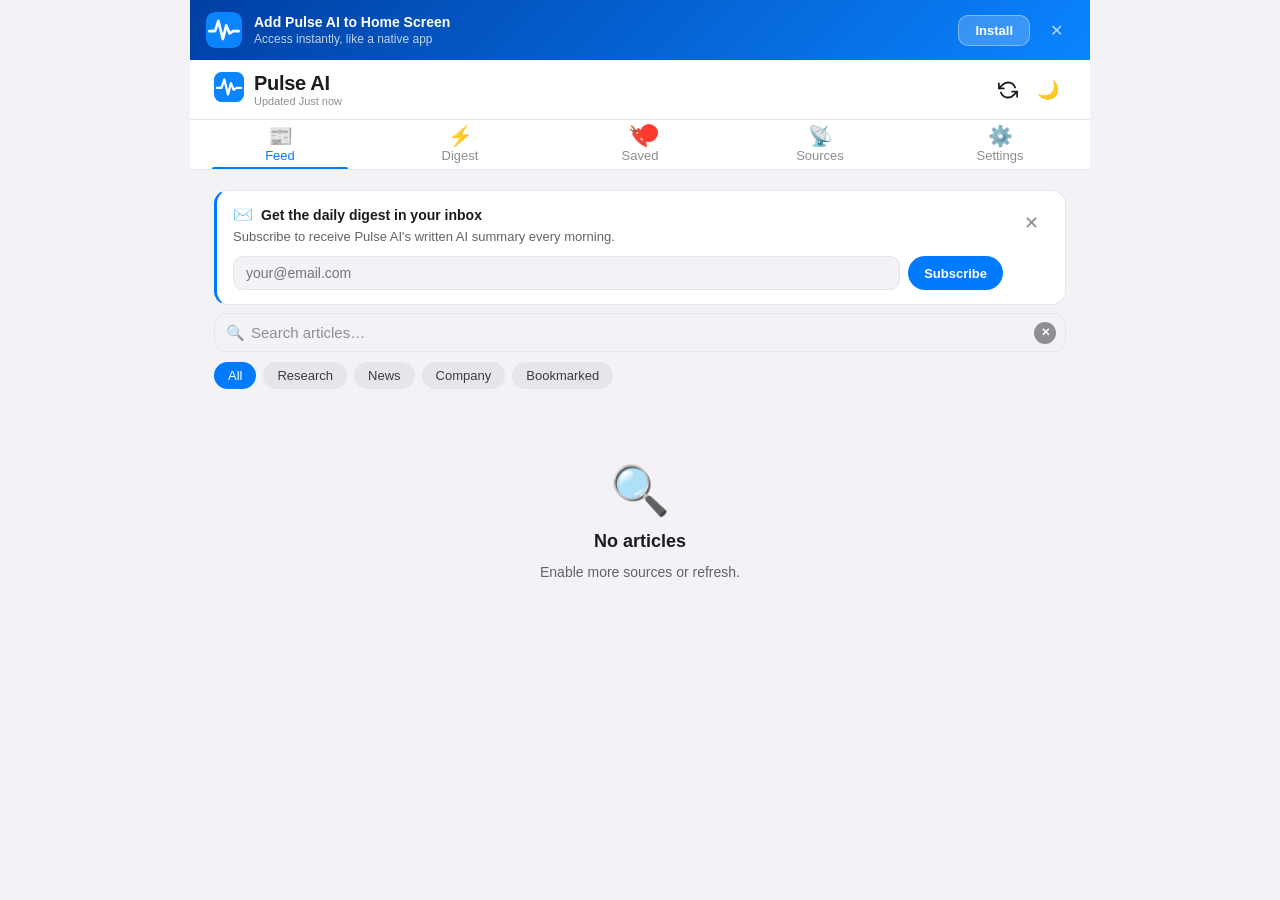
<file: index.html>
<!DOCTYPE html>
<html lang="en" data-theme="light">
<head>
  <meta charset="UTF-8">
  <meta name="viewport" content="width=device-width, initial-scale=1.0">

  <!-- Primary meta -->
  <title>Pulse AI — Daily AI News Digest</title>
  <meta name="description" content="Stay ahead of artificial intelligence with Pulse AI's daily digest. OpenAI, Anthropic, Google DeepMind, ArXiv and 10+ top sources — curated and summarised every day.">
  <meta name="application-name" content="Pulse AI">
  <meta name="theme-color" content="#0a84ff">

  <!-- PWA -->
  <link rel="manifest" href="manifest.json">
  <link rel="apple-touch-icon" href="icons/icon.svg">
  <meta name="apple-mobile-web-app-capable" content="yes">
  <meta name="apple-mobile-web-app-status-bar-style" content="black-translucent">
  <meta name="apple-mobile-web-app-title" content="Pulse AI">
  <meta name="mobile-web-app-capable" content="yes">

  <!-- Open Graph -->
  <meta property="og:type" content="website">
  <meta property="og:title" content="Pulse AI — Daily AI News Digest">
  <meta property="og:description" content="Stay ahead of artificial intelligence with Pulse AI's daily digest. OpenAI, Anthropic, Google DeepMind, ArXiv and 10+ top sources — curated and summarised every day.">
  <meta property="og:image" content="og-image.svg">
  <meta property="og:image:width" content="1200">
  <meta property="og:image:height" content="630">
  <meta property="og:site_name" content="Pulse AI">

  <!-- Twitter Card -->
  <meta name="twitter:card" content="summary_large_image">
  <meta name="twitter:title" content="Pulse AI — Daily AI News Digest">
  <meta name="twitter:description" content="Stay ahead of artificial intelligence with Pulse AI's daily digest. OpenAI, Anthropic, Google DeepMind, ArXiv and 10+ top sources.">
  <meta name="twitter:image" content="og-image.svg">

  <!-- Favicon -->
  <link rel="icon" href="data:image/svg+xml,<svg xmlns='http://www.w3.org/2000/svg' viewBox='0 0 100 100'><rect width='100' height='100' rx='22' fill='%230a84ff'/><polyline points='12,55 26,55 35,26 46,76 56,40 65,61 74,55 88,55' stroke='white' stroke-width='7' stroke-linecap='round' stroke-linejoin='round' fill='none'/></svg>">

  <link rel="stylesheet" href="style.css">
</head>
<body>
  <div class="app">

    <!-- A2HS Install Banner -->
    <div id="installBanner" class="install-banner" hidden>
      <div class="install-banner-left">
        <svg xmlns="http://www.w3.org/2000/svg" viewBox="0 0 32 32" width="36" height="36" class="install-banner-icon">
          <rect width="32" height="32" rx="8" fill="#0a84ff"/>
          <polyline points="3,17 8,17 11,8 15,24 18,12 21,19 24,17 29,17" stroke="white" stroke-width="2.4" stroke-linecap="round" stroke-linejoin="round" fill="none"/>
        </svg>
        <div class="install-banner-text">
          <strong>Add Pulse AI to Home Screen</strong>
          <span>Access instantly, like a native app</span>
        </div>
      </div>
      <div class="install-banner-right">
        <button id="installBtn" class="btn-install">Install</button>
        <button id="dismissInstallBtn" class="btn-icon install-dismiss" aria-label="Dismiss">✕</button>
      </div>
    </div>

    <!-- Header -->
    <header class="app-header">
      <div class="header-left">
        <span class="app-logo">
          <svg xmlns="http://www.w3.org/2000/svg" viewBox="0 0 32 32" width="30" height="30">
            <rect width="32" height="32" rx="8" fill="#0a84ff"/>
            <polyline points="3,17 8,17 11,8 15,24 18,12 21,19 24,17 29,17" stroke="white" stroke-width="2.4" stroke-linecap="round" stroke-linejoin="round" fill="none"/>
          </svg>
        </span>
        <div class="app-title-group">
          <h1 class="app-title">Pulse AI</h1>
          <span id="lastRefreshed" class="last-refreshed"></span>
        </div>
      </div>
      <div class="header-right">
        <button id="refreshBtn" class="btn-icon" title="Refresh feeds">
          <svg id="refreshIcon" xmlns="http://www.w3.org/2000/svg" viewBox="0 0 24 24" width="20" height="20" fill="none" stroke="currentColor" stroke-width="2.2" stroke-linecap="round" stroke-linejoin="round">
            <polyline points="1 4 1 10 7 10"/>
            <polyline points="23 20 23 14 17 14"/>
            <path d="M20.49 9A9 9 0 0 0 5.64 5.64L1 10m22 4-4.64 4.36A9 9 0 0 1 3.51 15"/>
          </svg>
        </button>
        <button id="themeToggle" class="btn-icon" title="Toggle theme">
          <span id="themeIcon">🌙</span>
        </button>
      </div>
    </header>

    <!-- Tab Navigation -->
    <nav class="tab-nav" role="tablist">
      <button class="tab-btn active" data-tab="feed" role="tab" aria-selected="true">
        <span class="tab-icon">📰</span>
        <span class="tab-label">Feed</span>
      </button>
      <button class="tab-btn" data-tab="report" role="tab" aria-selected="false">
        <span class="tab-icon">⚡</span>
        <span class="tab-label">Digest</span>
      </button>
      <button class="tab-btn" data-tab="bookmarks" role="tab" aria-selected="false">
        <span class="tab-icon">🔖</span>
        <span class="tab-label">Saved</span>
        <span id="bookmarkBadge" class="badge" hidden></span>
      </button>
      <button class="tab-btn" data-tab="sources" role="tab" aria-selected="false">
        <span class="tab-icon">📡</span>
        <span class="tab-label">Sources</span>
      </button>
      <button class="tab-btn" data-tab="settings" role="tab" aria-selected="false">
        <span class="tab-icon">⚙️</span>
        <span class="tab-label">Settings</span>
      </button>
    </nav>

    <!-- Main Content -->
    <main class="app-main">

      <!-- ── Feed Tab ── -->
      <section id="tab-feed" class="tab-panel active" role="tabpanel">
        <div id="noNewBanner" class="no-new-banner" hidden>
          <span>✓ All caught up — no new articles since last refresh</span>
        </div>

        <!-- Newsletter subscribe card -->
        <div id="newsletterCard" class="newsletter-card" hidden>
          <div class="newsletter-card-body">
            <div class="newsletter-card-title">
              <span>✉️</span>
              <strong>Get the daily digest in your inbox</strong>
            </div>
            <p class="newsletter-card-desc">Subscribe to receive Pulse AI's written AI summary every morning.</p>
            <div class="newsletter-form">
              <input type="email" id="newsletterEmail" class="newsletter-input" placeholder="your@email.com" autocomplete="email">
              <button id="newsletterSubscribeBtn" class="btn-primary newsletter-btn">Subscribe</button>
            </div>
          </div>
          <button id="dismissNewsletterBtn" class="btn-icon newsletter-dismiss" aria-label="Dismiss">✕</button>
        </div>

        <div class="feed-controls">
          <div class="search-wrapper">
            <span class="search-icon">🔍</span>
            <input
              type="search"
              id="searchInput"
              class="search-input"
              placeholder="Search articles…"
              autocomplete="off"
            >
            <button id="clearSearch" class="clear-btn" hidden aria-label="Clear search">✕</button>
          </div>
          <div class="filter-pills" role="group" aria-label="Filter articles">
            <button class="pill active" data-filter="all">All</button>
            <button class="pill" data-filter="research">Research</button>
            <button class="pill" data-filter="news">News</button>
            <button class="pill" data-filter="company">Company</button>
            <button class="pill" data-filter="bookmarked">Bookmarked</button>
          </div>
        </div>
        <div id="feedStats" class="feed-stats" hidden></div>
        <div id="articleList" class="article-list">
          <div class="loading-state">
            <div class="spinner"></div>
            <p>Loading AI news…</p>
          </div>
        </div>
      </section>

      <!-- ── Daily Digest Tab ── -->
      <section id="tab-report" class="tab-panel" role="tabpanel" hidden>
        <div class="report-top">
          <div class="report-title-row">
            <h2>Daily Digest</h2>
            <div class="report-title-actions">
              <button id="shareDigestBtn" class="btn-secondary" hidden title="Share digest">
                <svg xmlns="http://www.w3.org/2000/svg" viewBox="0 0 24 24" width="14" height="14" fill="none" stroke="currentColor" stroke-width="2.2" stroke-linecap="round" stroke-linejoin="round" style="display:inline;vertical-align:middle;margin-right:4px">
                  <path d="M4 12v8a2 2 0 0 0 2 2h12a2 2 0 0 0 2-2v-8"/>
                  <polyline points="16 6 12 2 8 6"/>
                  <line x1="12" y1="2" x2="12" y2="15"/>
                </svg>Share
              </button>
              <button id="exportReportBtn" class="btn-secondary" hidden>Export ↓</button>
            </div>
          </div>
          <div class="report-meta-bar">
            <span id="reportRefreshTime" class="report-refresh-time"></span>
            <button id="generateReportBtn" class="btn-primary">Refresh</button>
          </div>
        </div>
        <div id="reportContent" class="report-content">
          <div class="empty-state">
            <span class="empty-icon">⚡</span>
            <h3>No digest yet</h3>
            <p>Switch here after loading the feed to see today's written AI summary.</p>
          </div>
        </div>
      </section>

      <!-- ── Bookmarks Tab ── -->
      <section id="tab-bookmarks" class="tab-panel" role="tabpanel" hidden>
        <div class="section-header">
          <h2>Saved Articles</h2>
          <button id="clearBookmarksBtn" class="btn-text danger" hidden>Clear All</button>
        </div>
        <div id="bookmarkList" class="article-list">
          <div class="empty-state">
            <span class="empty-icon">🔖</span>
            <h3>No saved articles</h3>
            <p>Tap the bookmark icon on any article to save it here.</p>
          </div>
        </div>
      </section>

      <!-- ── Sources Tab ── -->
      <section id="tab-sources" class="tab-panel" role="tabpanel" hidden>
        <div class="section-header">
          <div class="sources-stats">
            <strong id="sourcesActiveCount">0</strong>/<span id="sourcesTotalCount">0</span> active
          </div>
          <input
            type="search"
            id="sourcesSearch"
            class="search-input compact"
            placeholder="Filter sources…"
          >
        </div>
        <div id="sourcesList" class="sources-list"></div>
      </section>

      <!-- ── Settings Tab ── -->
      <section id="tab-settings" class="tab-panel" role="tabpanel" hidden>
        <div id="settingsContainer" class="settings-container"></div>
      </section>

    </main>
  </div>

  <!-- ── Article Detail Modal ── -->
  <div id="articleModal" class="modal" hidden aria-modal="true" role="dialog" aria-labelledby="modalTitle">
    <div class="modal-backdrop" id="modalBackdrop"></div>
    <div class="modal-sheet">
      <div class="modal-handle"></div>
      <div class="modal-header">
        <div id="modalSourceBadge" class="modal-source-badge"></div>
        <div class="modal-actions">
          <button id="modalBookmarkBtn" class="btn-icon" title="Bookmark">🔖</button>
          <button id="modalShareBtn" class="btn-icon" title="Share">
            <svg xmlns="http://www.w3.org/2000/svg" viewBox="0 0 24 24" width="18" height="18" fill="none" stroke="currentColor" stroke-width="2.2" stroke-linecap="round" stroke-linejoin="round">
              <path d="M4 12v8a2 2 0 0 0 2 2h12a2 2 0 0 0 2-2v-8"/>
              <polyline points="16 6 12 2 8 6"/>
              <line x1="12" y1="2" x2="12" y2="15"/>
            </svg>
          </button>
          <button id="closeModalBtn" class="btn-icon close-btn" aria-label="Close">✕</button>
        </div>
      </div>
      <div id="modalBody" class="modal-body"></div>
      <div class="modal-footer">
        <a id="readFullArticleBtn" href="#" target="_blank" rel="noopener noreferrer" class="btn-primary full-width">
          Read Full Article ↗
        </a>
      </div>
    </div>
  </div>

  <script src="sources.js"></script>
  <script src="app.js"></script>
</body>
</html>
</file>
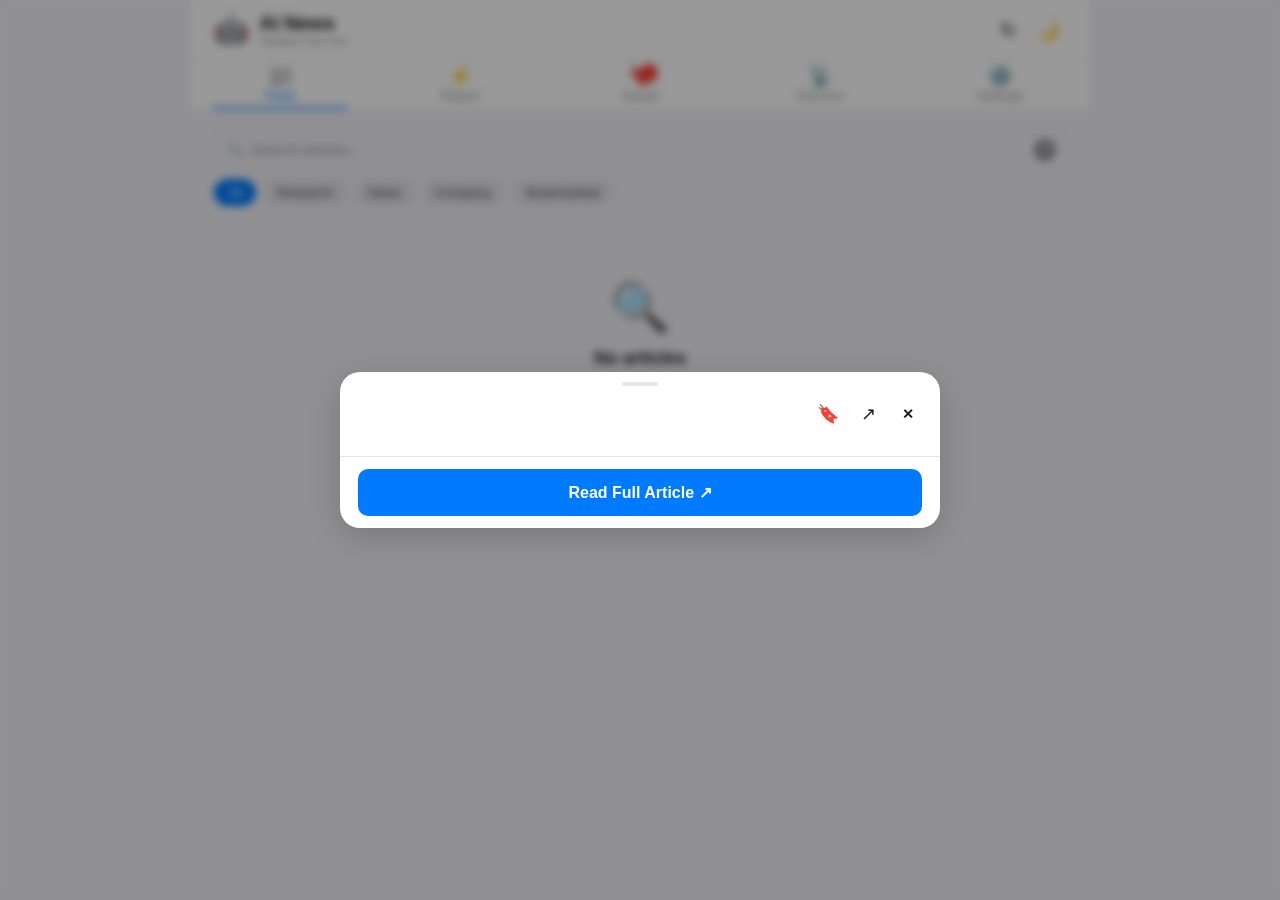
<file: website/index.html>
<!DOCTYPE html>
<html lang="en" data-theme="light">
<head>
  <meta charset="UTF-8">
  <meta name="viewport" content="width=device-width, initial-scale=1.0">
  <meta name="description" content="AI News Aggregator — Stay current with the latest in artificial intelligence from 13+ sources including OpenAI, Anthropic, Google DeepMind, ArXiv, and more.">
  <title>AI News Aggregator</title>
  <link rel="icon" href="data:image/svg+xml,<svg xmlns='http://www.w3.org/2000/svg' viewBox='0 0 100 100'><text y='.9em' font-size='90'>🤖</text></svg>">
  <link rel="stylesheet" href="style.css">
</head>
<body>
  <div class="app">

    <!-- Header -->
    <header class="app-header">
      <div class="header-left">
        <span class="app-logo">🤖</span>
        <div class="app-title-group">
          <h1 class="app-title">AI News</h1>
          <span id="lastRefreshed" class="last-refreshed"></span>
        </div>
      </div>
      <div class="header-right">
        <button id="refreshBtn" class="btn-icon" title="Refresh feeds">
          <span id="refreshIcon" class="icon-refresh">↻</span>
        </button>
        <button id="themeToggle" class="btn-icon" title="Toggle theme">
          <span id="themeIcon">🌙</span>
        </button>
      </div>
    </header>

    <!-- Tab Navigation -->
    <nav class="tab-nav" role="tablist">
      <button class="tab-btn active" data-tab="feed" role="tab" aria-selected="true">
        <span class="tab-icon">📰</span>
        <span class="tab-label">Feed</span>
      </button>
      <button class="tab-btn" data-tab="report" role="tab" aria-selected="false">
        <span class="tab-icon">⚡</span>
        <span class="tab-label">Report</span>
      </button>
      <button class="tab-btn" data-tab="bookmarks" role="tab" aria-selected="false">
        <span class="tab-icon">🔖</span>
        <span class="tab-label">Saved</span>
        <span id="bookmarkBadge" class="badge" hidden></span>
      </button>
      <button class="tab-btn" data-tab="sources" role="tab" aria-selected="false">
        <span class="tab-icon">📡</span>
        <span class="tab-label">Sources</span>
      </button>
      <button class="tab-btn" data-tab="settings" role="tab" aria-selected="false">
        <span class="tab-icon">⚙️</span>
        <span class="tab-label">Settings</span>
      </button>
    </nav>

    <!-- Main Content -->
    <main class="app-main">

      <!-- ── Feed Tab ── -->
      <section id="tab-feed" class="tab-panel active" role="tabpanel">
        <div class="feed-controls">
          <div class="search-wrapper">
            <span class="search-icon">🔍</span>
            <input
              type="search"
              id="searchInput"
              class="search-input"
              placeholder="Search articles…"
              autocomplete="off"
            >
            <button id="clearSearch" class="clear-btn" hidden aria-label="Clear search">✕</button>
          </div>
          <div class="filter-pills" role="group" aria-label="Filter articles">
            <button class="pill active" data-filter="all">All</button>
            <button class="pill" data-filter="research">Research</button>
            <button class="pill" data-filter="news">News</button>
            <button class="pill" data-filter="company">Company</button>
            <button class="pill" data-filter="bookmarked">Bookmarked</button>
          </div>
        </div>
        <div id="feedStats" class="feed-stats" hidden></div>
        <div id="articleList" class="article-list">
          <div class="loading-state">
            <div class="spinner"></div>
            <p>Loading AI news…</p>
          </div>
        </div>
      </section>

      <!-- ── Quick Report Tab ── -->
      <section id="tab-report" class="tab-panel" role="tabpanel" hidden>
        <div class="report-top">
          <div class="report-title-row">
            <h2>Quick Report</h2>
            <button id="exportReportBtn" class="btn-secondary" hidden>Export ↓</button>
          </div>
          <div class="report-controls">
            <div class="period-selector" role="group" aria-label="Report period">
              <button class="period-btn" data-period="hour">Last Hour</button>
              <button class="period-btn active" data-period="today">Today</button>
              <button class="period-btn" data-period="week">This Week</button>
            </div>
            <button id="generateReportBtn" class="btn-primary">Generate</button>
          </div>
        </div>
        <div id="reportContent" class="report-content">
          <div class="empty-state">
            <span class="empty-icon">⚡</span>
            <h3>No report yet</h3>
            <p>Select a time period and click Generate to see a categorised AI news summary.</p>
          </div>
        </div>
      </section>

      <!-- ── Bookmarks Tab ── -->
      <section id="tab-bookmarks" class="tab-panel" role="tabpanel" hidden>
        <div class="section-header">
          <h2>Saved Articles</h2>
          <button id="clearBookmarksBtn" class="btn-text danger" hidden>Clear All</button>
        </div>
        <div id="bookmarkList" class="article-list">
          <div class="empty-state">
            <span class="empty-icon">🔖</span>
            <h3>No saved articles</h3>
            <p>Tap the bookmark icon on any article to save it here.</p>
          </div>
        </div>
      </section>

      <!-- ── Sources Tab ── -->
      <section id="tab-sources" class="tab-panel" role="tabpanel" hidden>
        <div class="section-header">
          <div class="sources-stats">
            <strong id="sourcesActiveCount">0</strong>/<span id="sourcesTotalCount">0</span> active
          </div>
          <input
            type="search"
            id="sourcesSearch"
            class="search-input compact"
            placeholder="Filter sources…"
          >
        </div>
        <div id="sourcesList" class="sources-list"></div>
      </section>

      <!-- ── Settings Tab ── -->
      <section id="tab-settings" class="tab-panel" role="tabpanel" hidden>
        <div id="settingsContainer" class="settings-container"></div>
      </section>

    </main>
  </div>

  <!-- ── Article Detail Modal ── -->
  <div id="articleModal" class="modal" hidden aria-modal="true" role="dialog" aria-labelledby="modalTitle">
    <div class="modal-backdrop" id="modalBackdrop"></div>
    <div class="modal-sheet">
      <div class="modal-handle"></div>
      <div class="modal-header">
        <div id="modalSourceBadge" class="modal-source-badge"></div>
        <div class="modal-actions">
          <button id="modalBookmarkBtn" class="btn-icon" title="Bookmark">🔖</button>
          <button id="modalShareBtn" class="btn-icon" title="Share">↗</button>
          <button id="closeModalBtn" class="btn-icon close-btn" aria-label="Close">✕</button>
        </div>
      </div>
      <div id="modalBody" class="modal-body"></div>
      <div class="modal-footer">
        <a id="readFullArticleBtn" href="#" target="_blank" rel="noopener noreferrer" class="btn-primary full-width">
          Read Full Article ↗
        </a>
      </div>
    </div>
  </div>

  <script src="sources.js"></script>
  <script src="app.js"></script>
</body>
</html>
</file>
<file: style.css>
/* ── Variables ───────────────────────────────────────────────────────────── */
:root {
  --bg:          #f2f2f7;
  --bg-card:     #ffffff;
  --bg-nav:      #ffffff;
  --bg-header:   #ffffff;
  --bg-input:    #f2f2f7;
  --text:        #1c1c1e;
  --text-sec:    #636366;
  --text-ter:    #8e8e93;
  --accent:      #007aff;
  --accent-soft: #e8f0fe;
  --border:      #e5e5ea;
  --pill-bg:     #e5e5ea;
  --pill-active: #007aff;
  --pill-text:   #3c3c43;
  --danger:      #ff3b30;
  --success:     #34c759;
  --shadow-sm:   0 1px 3px rgba(0,0,0,.08);
  --shadow-md:   0 4px 16px rgba(0,0,0,.12);
  --shadow-lg:   0 8px 32px rgba(0,0,0,.18);
  --radius:      14px;
  --radius-sm:   10px;
  --radius-xs:   6px;
  --header-h:    60px;
  --nav-h:       50px;
  --transition:  .18s ease;
}

[data-theme="dark"] {
  --bg:          #000000;
  --bg-card:     #1c1c1e;
  --bg-nav:      #1c1c1e;
  --bg-header:   #1c1c1e;
  --bg-input:    #2c2c2e;
  --text:        #f2f2f7;
  --text-sec:    #aeaeb2;
  --text-ter:    #636366;
  --accent:      #0a84ff;
  --accent-soft: #1a2a4a;
  --border:      #2c2c2e;
  --pill-bg:     #2c2c2e;
  --pill-text:   #aeaeb2;
  --shadow-sm:   0 1px 3px rgba(0,0,0,.3);
  --shadow-md:   0 4px 16px rgba(0,0,0,.4);
  --shadow-lg:   0 8px 32px rgba(0,0,0,.5);
}

/* ── Reset ───────────────────────────────────────────────────────────────── */
*, *::before, *::after { box-sizing: border-box; margin: 0; padding: 0; }

html { font-size: 16px; -webkit-tap-highlight-color: transparent; }

body {
  font-family: -apple-system, BlinkMacSystemFont, 'Segoe UI', Roboto, sans-serif;
  background: var(--bg);
  color: var(--text);
  min-height: 100dvh;
  overflow-x: hidden;
}

a { color: var(--accent); text-decoration: none; }
button { cursor: pointer; border: none; background: none; font-family: inherit; }
input { font-family: inherit; }
img { max-width: 100%; }

/* ── App Shell ───────────────────────────────────────────────────────────── */
.app {
  display: flex;
  flex-direction: column;
  max-width: 900px;
  margin: 0 auto;
  min-height: 100dvh;
  position: relative;
}

/* ── Header ──────────────────────────────────────────────────────────────── */
.app-header {
  height: var(--header-h);
  background: var(--bg-header);
  border-bottom: 1px solid var(--border);
  display: flex;
  align-items: center;
  justify-content: space-between;
  padding: 0 16px;
  position: sticky;
  top: 0;
  z-index: 100;
  backdrop-filter: blur(20px);
  -webkit-backdrop-filter: blur(20px);
}

.header-left { display: flex; align-items: center; gap: 10px; }

.app-logo { font-size: 28px; line-height: 1; }

.app-title-group { display: flex; flex-direction: column; }

.app-title {
  font-size: 20px;
  font-weight: 700;
  letter-spacing: -.3px;
  line-height: 1;
}

.last-refreshed {
  font-size: 11px;
  color: var(--text-ter);
  margin-top: 2px;
}

.header-right { display: flex; align-items: center; gap: 4px; }

/* ── Button Variants ──────────────────────────────────────────────────────── */
.btn-icon {
  width: 36px;
  height: 36px;
  border-radius: 50%;
  display: flex;
  align-items: center;
  justify-content: center;
  font-size: 18px;
  color: var(--text);
  transition: background var(--transition);
}
.btn-icon:hover { background: var(--pill-bg); }
.btn-icon.close-btn { font-size: 14px; font-weight: 600; }

.btn-primary {
  background: var(--accent);
  color: #fff;
  padding: 9px 18px;
  border-radius: 20px;
  font-size: 14px;
  font-weight: 600;
  transition: opacity var(--transition);
  display: inline-flex;
  align-items: center;
  justify-content: center;
  gap: 6px;
  text-decoration: none;
}
.btn-primary:hover { opacity: .88; }
.btn-primary.full-width { width: 100%; padding: 14px; border-radius: var(--radius-sm); font-size: 16px; }

.btn-secondary {
  background: var(--pill-bg);
  color: var(--text);
  padding: 7px 14px;
  border-radius: 20px;
  font-size: 13px;
  font-weight: 500;
  transition: opacity var(--transition);
}
.btn-secondary:hover { opacity: .75; }

.btn-text {
  font-size: 14px;
  font-weight: 500;
  color: var(--accent);
  padding: 4px 8px;
  border-radius: var(--radius-xs);
}
.btn-text.danger { color: var(--danger); }
.btn-text:hover { opacity: .75; }

#refreshIcon { display: block; }
#refreshIcon.spinning { animation: spin .8s linear infinite; transform-origin: center; }
@keyframes spin { to { transform: rotate(360deg); } }

/* ── Tab Navigation ──────────────────────────────────────────────────────── */
.tab-nav {
  height: var(--nav-h);
  background: var(--bg-nav);
  border-bottom: 1px solid var(--border);
  display: flex;
  position: sticky;
  top: var(--header-h);
  z-index: 90;
  overflow-x: auto;
  scrollbar-width: none;
}
.tab-nav::-webkit-scrollbar { display: none; }

.tab-btn {
  flex: 1;
  min-width: 70px;
  display: flex;
  flex-direction: column;
  align-items: center;
  justify-content: center;
  gap: 2px;
  font-size: 11px;
  font-weight: 500;
  color: var(--text-ter);
  position: relative;
  transition: color var(--transition);
  padding: 4px 6px;
}
.tab-btn.active { color: var(--accent); }
.tab-btn.active::after {
  content: '';
  position: absolute;
  bottom: 0; left: 12%; right: 12%;
  height: 2px;
  background: var(--accent);
  border-radius: 2px 2px 0 0;
}

.tab-icon { font-size: 18px; line-height: 1; }
.tab-label { font-size: 10px; }

.badge {
  position: absolute;
  top: 4px; right: calc(50% - 18px);
  min-width: 18px;
  height: 18px;
  background: var(--danger);
  color: #fff;
  font-size: 10px;
  font-weight: 700;
  border-radius: 9px;
  padding: 0 4px;
  display: flex;
  align-items: center;
  justify-content: center;
}

/* ── Main / Panels ───────────────────────────────────────────────────────── */
.app-main { flex: 1; overflow: hidden; }

.tab-panel { display: none; padding: 16px; padding-bottom: 32px; }
.tab-panel.active { display: block; }

/* ── Feed Controls ───────────────────────────────────────────────────────── */
.feed-controls { display: flex; flex-direction: column; gap: 10px; margin-bottom: 14px; }

.search-wrapper {
  position: relative;
  display: flex;
  align-items: center;
}
.search-icon {
  position: absolute;
  left: 12px;
  font-size: 15px;
  pointer-events: none;
  opacity: .6;
}
.search-input {
  width: 100%;
  padding: 10px 36px 10px 36px;
  background: var(--bg-input);
  border: 1px solid var(--border);
  border-radius: 12px;
  font-size: 15px;
  color: var(--text);
  outline: none;
  transition: border-color var(--transition);
}
.search-input:focus { border-color: var(--accent); }
.search-input.compact { padding: 8px 12px 8px 12px; font-size: 13px; }
.search-input::placeholder { color: var(--text-ter); }
.clear-btn {
  position: absolute;
  right: 10px;
  width: 22px; height: 22px;
  border-radius: 50%;
  background: var(--text-ter);
  color: var(--bg-card);
  font-size: 11px;
  font-weight: 700;
  display: flex;
  align-items: center;
  justify-content: center;
}

.filter-pills { display: flex; gap: 7px; flex-wrap: wrap; }

.pill {
  padding: 6px 14px;
  border-radius: 20px;
  font-size: 13px;
  font-weight: 500;
  background: var(--pill-bg);
  color: var(--pill-text);
  transition: background var(--transition), color var(--transition);
  white-space: nowrap;
}
.pill.active {
  background: var(--pill-active);
  color: #fff;
}

/* ── Feed Stats Bar ──────────────────────────────────────────────────────── */
.feed-stats {
  font-size: 12px;
  color: var(--text-ter);
  margin-bottom: 10px;
  padding: 6px 10px;
  background: var(--bg-card);
  border-radius: var(--radius-xs);
  border: 1px solid var(--border);
}

/* ── Article List & Cards ────────────────────────────────────────────────── */
.article-list { display: flex; flex-direction: column; gap: 10px; }

.article-card {
  background: var(--bg-card);
  border-radius: var(--radius);
  border: 1px solid var(--border);
  padding: 14px;
  cursor: pointer;
  transition: box-shadow var(--transition), transform var(--transition);
  display: flex;
  flex-direction: column;
  gap: 8px;
}
.article-card:hover {
  box-shadow: var(--shadow-md);
  transform: translateY(-1px);
}
.article-card:active { transform: translateY(0); }

.card-top {
  display: flex;
  align-items: flex-start;
  gap: 10px;
}

.source-icon {
  width: 36px; height: 36px;
  border-radius: 10px;
  display: flex;
  align-items: center;
  justify-content: center;
  font-size: 18px;
  flex-shrink: 0;
  background: var(--bg-input);
}

.card-meta { flex: 1; min-width: 0; }

.source-name {
  font-size: 11px;
  font-weight: 600;
  color: var(--text-sec);
  text-transform: uppercase;
  letter-spacing: .4px;
}

.article-title {
  font-size: 15px;
  font-weight: 600;
  line-height: 1.35;
  color: var(--text);
  margin-top: 2px;
  display: -webkit-box;
  -webkit-line-clamp: 2;
  -webkit-box-orient: vertical;
  overflow: hidden;
}

.time-ago {
  font-size: 11px;
  color: var(--text-ter);
  margin-top: 3px;
}

.bookmark-btn {
  font-size: 18px;
  opacity: .4;
  transition: opacity var(--transition), transform var(--transition);
  flex-shrink: 0;
  padding: 4px;
}
.bookmark-btn:hover { opacity: .8; }
.bookmark-btn.bookmarked { opacity: 1; }

.article-summary {
  font-size: 13px;
  color: var(--text-sec);
  line-height: 1.5;
  display: -webkit-box;
  -webkit-line-clamp: 3;
  -webkit-box-orient: vertical;
  overflow: hidden;
}

.card-tags { display: flex; gap: 5px; flex-wrap: wrap; }

.tag {
  font-size: 11px;
  font-weight: 500;
  padding: 3px 8px;
  border-radius: 20px;
  background: var(--accent-soft);
  color: var(--accent);
}

/* ── Loading / Empty States ──────────────────────────────────────────────── */
.loading-state, .empty-state {
  display: flex;
  flex-direction: column;
  align-items: center;
  justify-content: center;
  gap: 12px;
  padding: 60px 24px;
  text-align: center;
  color: var(--text-sec);
}

.spinner {
  width: 32px; height: 32px;
  border: 3px solid var(--border);
  border-top-color: var(--accent);
  border-radius: 50%;
  animation: spin .7s linear infinite;
}

.empty-icon { font-size: 48px; }
.empty-state h3 { font-size: 18px; color: var(--text); }
.empty-state p { font-size: 14px; max-width: 280px; }

/* ── Section Header ──────────────────────────────────────────────────────── */
.section-header {
  display: flex;
  align-items: center;
  justify-content: space-between;
  margin-bottom: 14px;
}
.section-header h2 { font-size: 20px; font-weight: 700; }

/* ── No New Articles Banner ──────────────────────────────────────────────── */
.no-new-banner {
  background: var(--bg-card);
  border: 1px solid var(--border);
  border-radius: var(--radius-sm);
  padding: 10px 14px;
  font-size: 13px;
  color: var(--text-sec);
  text-align: center;
  margin-bottom: 12px;
  animation: fadeInOut 3s ease forwards;
}
@keyframes fadeInOut {
  0%   { opacity: 0; transform: translateY(-6px); }
  15%  { opacity: 1; transform: translateY(0); }
  75%  { opacity: 1; }
  100% { opacity: 0; }
}

/* ── Quick Report ────────────────────────────────────────────────────────── */
.report-top { margin-bottom: 16px; }
.report-title-row {
  display: flex;
  align-items: center;
  justify-content: space-between;
  margin-bottom: 8px;
}
.report-title-row h2 { font-size: 20px; font-weight: 700; }

.report-meta-bar {
  display: flex;
  align-items: center;
  justify-content: space-between;
  gap: 10px;
}
.report-refresh-time {
  font-size: 12px;
  color: var(--text-ter);
}

.report-content { display: flex; flex-direction: column; gap: 12px; }

/* Report meta banner */
.report-meta {
  background: var(--bg-card);
  border: 1px solid var(--border);
  border-radius: var(--radius);
  padding: 14px 16px;
  display: flex;
  gap: 24px;
  flex-wrap: wrap;
}
.report-stat { display: flex; flex-direction: column; gap: 2px; }
.report-stat-value { font-size: 22px; font-weight: 700; color: var(--accent); }
.report-stat-label { font-size: 11px; color: var(--text-ter); text-transform: uppercase; letter-spacing: .4px; }

/* Top sources strip */
.top-sources {
  display: flex;
  gap: 6px;
  flex-wrap: wrap;
  margin-bottom: 4px;
}
.source-chip {
  padding: 4px 10px;
  border-radius: 20px;
  font-size: 12px;
  font-weight: 500;
  background: var(--pill-bg);
  color: var(--pill-text);
}

/* Report section */
.report-section {
  background: var(--bg-card);
  border: 1px solid var(--border);
  border-radius: var(--radius);
  overflow: hidden;
}
.report-section-header {
  padding: 14px 16px 10px;
  border-bottom: 1px solid var(--border);
}
.report-category-label {
  font-size: 13px;
  font-weight: 700;
  color: var(--text-sec);
  text-transform: uppercase;
  letter-spacing: .5px;
  display: flex;
  align-items: center;
  gap: 6px;
  margin-bottom: 4px;
}
.report-headline { font-size: 15px; font-weight: 600; color: var(--text); }
.report-summary { font-size: 13px; color: var(--text-sec); margin-top: 4px; line-height: 1.5; }

.report-articles { display: flex; flex-direction: column; }
.report-article-row {
  display: flex;
  align-items: flex-start;
  gap: 10px;
  padding: 10px 16px;
  border-top: 1px solid var(--border);
  cursor: pointer;
  transition: background var(--transition);
}
.report-article-row:hover { background: var(--bg); }
.report-article-source {
  font-size: 11px;
  color: var(--text-ter);
  white-space: nowrap;
  margin-top: 2px;
}
.report-article-title { font-size: 13px; font-weight: 500; color: var(--text); flex: 1; }

/* ── Daily Digest (Written Report) ──────────────────────────────────────── */
.digest-header {
  background: var(--bg-card);
  border: 1px solid var(--border);
  border-radius: var(--radius);
  padding: 16px 18px;
  margin-bottom: 4px;
}
.digest-date {
  font-size: 18px;
  font-weight: 700;
  color: var(--text);
}
.digest-summary {
  font-size: 12px;
  color: var(--text-ter);
  margin-top: 4px;
}

.digest-section {
  background: var(--bg-card);
  border: 1px solid var(--border);
  border-radius: var(--radius);
  padding: 16px 18px;
  display: flex;
  flex-direction: column;
  gap: 10px;
}

.digest-section-title {
  font-size: 12px;
  font-weight: 700;
  text-transform: uppercase;
  letter-spacing: .6px;
  color: var(--text-sec);
  display: flex;
  align-items: center;
  gap: 6px;
}

.digest-paragraph {
  font-size: 14px;
  line-height: 1.65;
  color: var(--text);
}

.digest-links {
  display: flex;
  flex-direction: column;
  gap: 5px;
  padding-top: 4px;
  border-top: 1px solid var(--border);
}

.digest-link {
  font-size: 13px;
  color: var(--accent);
  line-height: 1.4;
  padding: 2px 0;
  display: block;
  overflow: hidden;
  text-overflow: ellipsis;
  white-space: nowrap;
}
.digest-link:hover { text-decoration: underline; }

/* ── Bookmarks ───────────────────────────────────────────────────────────── */
/* reuses .article-list and .article-card */

/* ── Sources ─────────────────────────────────────────────────────────────── */
.sources-stats { font-size: 14px; color: var(--text-sec); }
.sources-stats strong { color: var(--text); }

.sources-list { display: flex; flex-direction: column; gap: 8px; }

.source-group-label {
  font-size: 11px;
  font-weight: 700;
  text-transform: uppercase;
  letter-spacing: .6px;
  color: var(--text-ter);
  padding: 8px 4px 4px;
}

.source-row {
  background: var(--bg-card);
  border: 1px solid var(--border);
  border-radius: var(--radius-sm);
  padding: 12px 14px;
  display: flex;
  align-items: center;
  gap: 12px;
  transition: opacity var(--transition);
}
.source-row.disabled { opacity: .45; }

.source-row-icon {
  width: 38px; height: 38px;
  border-radius: 10px;
  display: flex;
  align-items: center;
  justify-content: center;
  font-size: 20px;
  background: var(--bg-input);
  flex-shrink: 0;
}
.source-row-info { flex: 1; min-width: 0; }
.source-row-name { font-size: 15px; font-weight: 600; }
.source-row-cat {
  font-size: 12px;
  color: var(--text-ter);
  text-transform: capitalize;
}

/* Toggle switch */
.toggle {
  position: relative;
  width: 44px; height: 26px;
  flex-shrink: 0;
}
.toggle input { opacity: 0; width: 0; height: 0; }
.toggle-track {
  position: absolute;
  inset: 0;
  background: var(--border);
  border-radius: 13px;
  transition: background var(--transition);
  cursor: pointer;
}
.toggle input:checked + .toggle-track { background: var(--success); }
.toggle-track::after {
  content: '';
  position: absolute;
  top: 3px; left: 3px;
  width: 20px; height: 20px;
  background: #fff;
  border-radius: 50%;
  transition: transform var(--transition);
  box-shadow: 0 1px 3px rgba(0,0,0,.2);
}
.toggle input:checked + .toggle-track::after { transform: translateX(18px); }

/* ── Settings ────────────────────────────────────────────────────────────── */
.settings-container { display: flex; flex-direction: column; gap: 20px; }

.settings-section {
  background: var(--bg-card);
  border: 1px solid var(--border);
  border-radius: var(--radius);
  overflow: hidden;
}
.settings-section-title {
  font-size: 11px;
  font-weight: 700;
  text-transform: uppercase;
  letter-spacing: .6px;
  color: var(--text-ter);
  padding: 10px 16px 6px;
}

.settings-row {
  display: flex;
  align-items: center;
  gap: 12px;
  padding: 13px 16px;
  border-top: 1px solid var(--border);
}
.settings-row:first-of-type { border-top: none; }

.settings-row-icon { font-size: 20px; width: 26px; text-align: center; }
.settings-row-label { flex: 1; font-size: 15px; }
.settings-row-value { font-size: 14px; color: var(--text-sec); }

.settings-input {
  flex: 1;
  padding: 8px 10px;
  background: var(--bg-input);
  border: 1px solid var(--border);
  border-radius: var(--radius-xs);
  font-size: 13px;
  color: var(--text);
  outline: none;
  font-family: 'SF Mono', 'Fira Code', monospace;
}
.settings-input:focus { border-color: var(--accent); }

.settings-select {
  background: var(--bg-input);
  border: 1px solid var(--border);
  border-radius: var(--radius-xs);
  padding: 6px 10px;
  font-size: 14px;
  color: var(--text);
  outline: none;
  cursor: pointer;
}

.status-dot {
  width: 8px; height: 8px;
  border-radius: 50%;
  display: inline-block;
  margin-right: 4px;
}
.status-dot.green { background: var(--success); }
.status-dot.grey  { background: var(--text-ter); }

/* Danger button row */
.settings-row.danger .settings-row-label { color: var(--danger); }

/* ── Modal ───────────────────────────────────────────────────────────────── */
.modal {
  position: fixed;
  inset: 0;
  z-index: 500;
  display: flex;
  align-items: flex-end;
}
.modal[hidden] { display: none; }

.modal-backdrop {
  position: absolute;
  inset: 0;
  background: rgba(0,0,0,.4);
  backdrop-filter: blur(4px);
  -webkit-backdrop-filter: blur(4px);
}

.modal-sheet {
  position: relative;
  z-index: 1;
  width: 100%;
  max-width: 900px;
  margin: 0 auto;
  background: var(--bg-card);
  border-radius: 20px 20px 0 0;
  max-height: 92dvh;
  display: flex;
  flex-direction: column;
  box-shadow: var(--shadow-lg);
  animation: slideUp .25s ease;
}
@keyframes slideUp { from { transform: translateY(100%); } }

.modal-handle {
  width: 36px; height: 4px;
  background: var(--border);
  border-radius: 2px;
  margin: 10px auto 0;
  flex-shrink: 0;
}

.modal-header {
  display: flex;
  align-items: center;
  justify-content: space-between;
  padding: 10px 14px 8px;
  flex-shrink: 0;
}
.modal-source-badge {
  display: flex;
  align-items: center;
  gap: 6px;
  font-size: 13px;
  font-weight: 600;
  color: var(--text-sec);
}
.modal-actions { display: flex; gap: 4px; }

.modal-body {
  flex: 1;
  overflow-y: auto;
  padding: 0 18px 16px;
  overscroll-behavior: contain;
}

#modalTitle { font-size: 20px; font-weight: 700; line-height: 1.3; margin-bottom: 10px; }
.modal-article-meta {
  display: flex;
  align-items: center;
  gap: 8px;
  font-size: 12px;
  color: var(--text-ter);
  margin-bottom: 14px;
  flex-wrap: wrap;
}
.modal-article-summary { font-size: 15px; line-height: 1.65; color: var(--text-sec); margin-bottom: 16px; }
.modal-tags { display: flex; gap: 6px; flex-wrap: wrap; margin-bottom: 8px; }

.modal-footer {
  padding: 12px 18px;
  border-top: 1px solid var(--border);
  flex-shrink: 0;
}

/* ── Install Banner (A2HS) ───────────────────────────────────────────────── */
.install-banner {
  display: flex;
  align-items: center;
  justify-content: space-between;
  gap: 12px;
  background: linear-gradient(135deg, #003fa3 0%, #0a84ff 100%);
  padding: 12px 16px;
  flex-wrap: wrap;
}
.install-banner-left {
  display: flex;
  align-items: center;
  gap: 12px;
  flex: 1;
  min-width: 0;
}
.install-banner-icon { flex-shrink: 0; border-radius: 8px; overflow: hidden; }
.install-banner-text { display: flex; flex-direction: column; gap: 2px; }
.install-banner-text strong { font-size: 14px; font-weight: 600; color: #fff; }
.install-banner-text span  { font-size: 12px; color: rgba(255,255,255,.75); }
.install-banner-right { display: flex; align-items: center; gap: 8px; }
.btn-install {
  background: rgba(255,255,255,.2);
  color: #fff;
  border: 1px solid rgba(255,255,255,.35);
  border-radius: var(--radius-sm);
  padding: 7px 16px;
  font-size: 13px;
  font-weight: 600;
  cursor: pointer;
  white-space: nowrap;
  transition: background var(--transition);
}
.btn-install:hover { background: rgba(255,255,255,.3); }
.install-dismiss { color: rgba(255,255,255,.7); font-size: 16px; }

/* ── Newsletter Card ─────────────────────────────────────────────────────── */
.newsletter-card {
  background: var(--bg-card);
  border: 1px solid var(--border);
  border-left: 3px solid var(--accent);
  border-radius: var(--radius);
  padding: 14px 16px;
  display: flex;
  align-items: flex-start;
  gap: 10px;
  margin-bottom: 8px;
}
.newsletter-card-body { flex: 1; min-width: 0; }
.newsletter-card-title {
  display: flex;
  align-items: center;
  gap: 8px;
  margin-bottom: 4px;
}
.newsletter-card-title strong { font-size: 14px; font-weight: 600; color: var(--text); }
.newsletter-card-desc { font-size: 13px; color: var(--text-sec); margin-bottom: 10px; line-height: 1.4; }
.newsletter-form { display: flex; gap: 8px; flex-wrap: wrap; }
.newsletter-input {
  flex: 1;
  min-width: 160px;
  padding: 8px 12px;
  border-radius: var(--radius-sm);
  border: 1px solid var(--border);
  background: var(--bg-input);
  color: var(--text);
  font-size: 14px;
}
.newsletter-input:focus {
  outline: none;
  border-color: var(--accent);
  box-shadow: 0 0 0 3px var(--accent-soft);
}
.newsletter-btn { padding: 8px 16px; font-size: 13px; white-space: nowrap; }
.newsletter-dismiss { align-self: flex-start; color: var(--text-ter); }

/* ── Report title actions ────────────────────────────────────────────────── */
.report-title-actions { display: flex; gap: 8px; align-items: center; }

/* ── Responsive ──────────────────────────────────────────────────────────── */
@media (min-width: 640px) {
  .tab-label { font-size: 12px; }

  .article-list {
    display: grid;
    grid-template-columns: repeat(2, 1fr);
    gap: 12px;
    align-items: start;
  }
  /* keep loading/empty full-width */
  .article-list > .loading-state,
  .article-list > .empty-state { grid-column: 1 / -1; }

  .modal-sheet { border-radius: 20px; max-height: 80dvh; max-width: 600px; margin: auto; }
  .modal { align-items: center; }
}

@media (min-width: 900px) {
  .app-header { padding: 0 24px; }
  .tab-panel { padding: 20px 24px; }
  .tab-btn { min-width: 100px; }
  .tab-icon { font-size: 20px; }
  .tab-label { font-size: 13px; }
}
</file>
<file: website/style.css>
/* ── Variables ───────────────────────────────────────────────────────────── */
:root {
  --bg:          #f2f2f7;
  --bg-card:     #ffffff;
  --bg-nav:      #ffffff;
  --bg-header:   #ffffff;
  --bg-input:    #f2f2f7;
  --text:        #1c1c1e;
  --text-sec:    #636366;
  --text-ter:    #8e8e93;
  --accent:      #007aff;
  --accent-soft: #e8f0fe;
  --border:      #e5e5ea;
  --pill-bg:     #e5e5ea;
  --pill-active: #007aff;
  --pill-text:   #3c3c43;
  --danger:      #ff3b30;
  --success:     #34c759;
  --shadow-sm:   0 1px 3px rgba(0,0,0,.08);
  --shadow-md:   0 4px 16px rgba(0,0,0,.12);
  --shadow-lg:   0 8px 32px rgba(0,0,0,.18);
  --radius:      14px;
  --radius-sm:   10px;
  --radius-xs:   6px;
  --header-h:    60px;
  --nav-h:       50px;
  --transition:  .18s ease;
}

[data-theme="dark"] {
  --bg:          #000000;
  --bg-card:     #1c1c1e;
  --bg-nav:      #1c1c1e;
  --bg-header:   #1c1c1e;
  --bg-input:    #2c2c2e;
  --text:        #f2f2f7;
  --text-sec:    #aeaeb2;
  --text-ter:    #636366;
  --accent:      #0a84ff;
  --accent-soft: #1a2a4a;
  --border:      #2c2c2e;
  --pill-bg:     #2c2c2e;
  --pill-text:   #aeaeb2;
  --shadow-sm:   0 1px 3px rgba(0,0,0,.3);
  --shadow-md:   0 4px 16px rgba(0,0,0,.4);
  --shadow-lg:   0 8px 32px rgba(0,0,0,.5);
}

/* ── Reset ───────────────────────────────────────────────────────────────── */
*, *::before, *::after { box-sizing: border-box; margin: 0; padding: 0; }

html { font-size: 16px; -webkit-tap-highlight-color: transparent; }

body {
  font-family: -apple-system, BlinkMacSystemFont, 'Segoe UI', Roboto, sans-serif;
  background: var(--bg);
  color: var(--text);
  min-height: 100dvh;
  overflow-x: hidden;
}

a { color: var(--accent); text-decoration: none; }
button { cursor: pointer; border: none; background: none; font-family: inherit; }
input { font-family: inherit; }
img { max-width: 100%; }

/* ── App Shell ───────────────────────────────────────────────────────────── */
.app {
  display: flex;
  flex-direction: column;
  max-width: 900px;
  margin: 0 auto;
  min-height: 100dvh;
  position: relative;
}

/* ── Header ──────────────────────────────────────────────────────────────── */
.app-header {
  height: var(--header-h);
  background: var(--bg-header);
  border-bottom: 1px solid var(--border);
  display: flex;
  align-items: center;
  justify-content: space-between;
  padding: 0 16px;
  position: sticky;
  top: 0;
  z-index: 100;
  backdrop-filter: blur(20px);
  -webkit-backdrop-filter: blur(20px);
}

.header-left { display: flex; align-items: center; gap: 10px; }

.app-logo { font-size: 28px; line-height: 1; }

.app-title-group { display: flex; flex-direction: column; }

.app-title {
  font-size: 20px;
  font-weight: 700;
  letter-spacing: -.3px;
  line-height: 1;
}

.last-refreshed {
  font-size: 11px;
  color: var(--text-ter);
  margin-top: 2px;
}

.header-right { display: flex; align-items: center; gap: 4px; }

/* ── Button Variants ──────────────────────────────────────────────────────── */
.btn-icon {
  width: 36px;
  height: 36px;
  border-radius: 50%;
  display: flex;
  align-items: center;
  justify-content: center;
  font-size: 18px;
  color: var(--text);
  transition: background var(--transition);
}
.btn-icon:hover { background: var(--pill-bg); }
.btn-icon.close-btn { font-size: 14px; font-weight: 600; }

.btn-primary {
  background: var(--accent);
  color: #fff;
  padding: 9px 18px;
  border-radius: 20px;
  font-size: 14px;
  font-weight: 600;
  transition: opacity var(--transition);
  display: inline-flex;
  align-items: center;
  justify-content: center;
  gap: 6px;
  text-decoration: none;
}
.btn-primary:hover { opacity: .88; }
.btn-primary.full-width { width: 100%; padding: 14px; border-radius: var(--radius-sm); font-size: 16px; }

.btn-secondary {
  background: var(--pill-bg);
  color: var(--text);
  padding: 7px 14px;
  border-radius: 20px;
  font-size: 13px;
  font-weight: 500;
  transition: opacity var(--transition);
}
.btn-secondary:hover { opacity: .75; }

.btn-text {
  font-size: 14px;
  font-weight: 500;
  color: var(--accent);
  padding: 4px 8px;
  border-radius: var(--radius-xs);
}
.btn-text.danger { color: var(--danger); }
.btn-text:hover { opacity: .75; }

.icon-refresh { display: inline-block; font-size: 20px; }
.icon-refresh.spinning { animation: spin .8s linear infinite; }
@keyframes spin { to { transform: rotate(360deg); } }

/* ── Tab Navigation ──────────────────────────────────────────────────────── */
.tab-nav {
  height: var(--nav-h);
  background: var(--bg-nav);
  border-bottom: 1px solid var(--border);
  display: flex;
  position: sticky;
  top: var(--header-h);
  z-index: 90;
  overflow-x: auto;
  scrollbar-width: none;
}
.tab-nav::-webkit-scrollbar { display: none; }

.tab-btn {
  flex: 1;
  min-width: 70px;
  display: flex;
  flex-direction: column;
  align-items: center;
  justify-content: center;
  gap: 2px;
  font-size: 11px;
  font-weight: 500;
  color: var(--text-ter);
  position: relative;
  transition: color var(--transition);
  padding: 4px 6px;
}
.tab-btn.active { color: var(--accent); }
.tab-btn.active::after {
  content: '';
  position: absolute;
  bottom: 0; left: 12%; right: 12%;
  height: 2px;
  background: var(--accent);
  border-radius: 2px 2px 0 0;
}

.tab-icon { font-size: 18px; line-height: 1; }
.tab-label { font-size: 10px; }

.badge {
  position: absolute;
  top: 4px; right: calc(50% - 18px);
  min-width: 18px;
  height: 18px;
  background: var(--danger);
  color: #fff;
  font-size: 10px;
  font-weight: 700;
  border-radius: 9px;
  padding: 0 4px;
  display: flex;
  align-items: center;
  justify-content: center;
}

/* ── Main / Panels ───────────────────────────────────────────────────────── */
.app-main { flex: 1; overflow: hidden; }

.tab-panel { display: none; padding: 16px; padding-bottom: 32px; }
.tab-panel.active { display: block; }

/* ── Feed Controls ───────────────────────────────────────────────────────── */
.feed-controls { display: flex; flex-direction: column; gap: 10px; margin-bottom: 14px; }

.search-wrapper {
  position: relative;
  display: flex;
  align-items: center;
}
.search-icon {
  position: absolute;
  left: 12px;
  font-size: 15px;
  pointer-events: none;
  opacity: .6;
}
.search-input {
  width: 100%;
  padding: 10px 36px 10px 36px;
  background: var(--bg-input);
  border: 1px solid var(--border);
  border-radius: 12px;
  font-size: 15px;
  color: var(--text);
  outline: none;
  transition: border-color var(--transition);
}
.search-input:focus { border-color: var(--accent); }
.search-input.compact { padding: 8px 12px 8px 12px; font-size: 13px; }
.search-input::placeholder { color: var(--text-ter); }
.clear-btn {
  position: absolute;
  right: 10px;
  width: 22px; height: 22px;
  border-radius: 50%;
  background: var(--text-ter);
  color: var(--bg-card);
  font-size: 11px;
  font-weight: 700;
  display: flex;
  align-items: center;
  justify-content: center;
}

.filter-pills { display: flex; gap: 7px; flex-wrap: wrap; }

.pill {
  padding: 6px 14px;
  border-radius: 20px;
  font-size: 13px;
  font-weight: 500;
  background: var(--pill-bg);
  color: var(--pill-text);
  transition: background var(--transition), color var(--transition);
  white-space: nowrap;
}
.pill.active {
  background: var(--pill-active);
  color: #fff;
}

/* ── Feed Stats Bar ──────────────────────────────────────────────────────── */
.feed-stats {
  font-size: 12px;
  color: var(--text-ter);
  margin-bottom: 10px;
  padding: 6px 10px;
  background: var(--bg-card);
  border-radius: var(--radius-xs);
  border: 1px solid var(--border);
}

/* ── Article List & Cards ────────────────────────────────────────────────── */
.article-list { display: flex; flex-direction: column; gap: 10px; }

.article-card {
  background: var(--bg-card);
  border-radius: var(--radius);
  border: 1px solid var(--border);
  padding: 14px;
  cursor: pointer;
  transition: box-shadow var(--transition), transform var(--transition);
  display: flex;
  flex-direction: column;
  gap: 8px;
}
.article-card:hover {
  box-shadow: var(--shadow-md);
  transform: translateY(-1px);
}
.article-card:active { transform: translateY(0); }

.card-top {
  display: flex;
  align-items: flex-start;
  gap: 10px;
}

.source-icon {
  width: 36px; height: 36px;
  border-radius: 10px;
  display: flex;
  align-items: center;
  justify-content: center;
  font-size: 18px;
  flex-shrink: 0;
  background: var(--bg-input);
}

.card-meta { flex: 1; min-width: 0; }

.source-name {
  font-size: 11px;
  font-weight: 600;
  color: var(--text-sec);
  text-transform: uppercase;
  letter-spacing: .4px;
}

.article-title {
  font-size: 15px;
  font-weight: 600;
  line-height: 1.35;
  color: var(--text);
  margin-top: 2px;
  display: -webkit-box;
  -webkit-line-clamp: 2;
  -webkit-box-orient: vertical;
  overflow: hidden;
}

.time-ago {
  font-size: 11px;
  color: var(--text-ter);
  margin-top: 3px;
}

.bookmark-btn {
  font-size: 18px;
  opacity: .4;
  transition: opacity var(--transition), transform var(--transition);
  flex-shrink: 0;
  padding: 4px;
}
.bookmark-btn:hover { opacity: .8; }
.bookmark-btn.bookmarked { opacity: 1; }

.article-summary {
  font-size: 13px;
  color: var(--text-sec);
  line-height: 1.5;
  display: -webkit-box;
  -webkit-line-clamp: 3;
  -webkit-box-orient: vertical;
  overflow: hidden;
}

.card-tags { display: flex; gap: 5px; flex-wrap: wrap; }

.tag {
  font-size: 11px;
  font-weight: 500;
  padding: 3px 8px;
  border-radius: 20px;
  background: var(--accent-soft);
  color: var(--accent);
}

/* ── Loading / Empty States ──────────────────────────────────────────────── */
.loading-state, .empty-state {
  display: flex;
  flex-direction: column;
  align-items: center;
  justify-content: center;
  gap: 12px;
  padding: 60px 24px;
  text-align: center;
  color: var(--text-sec);
}

.spinner {
  width: 32px; height: 32px;
  border: 3px solid var(--border);
  border-top-color: var(--accent);
  border-radius: 50%;
  animation: spin .7s linear infinite;
}

.empty-icon { font-size: 48px; }
.empty-state h3 { font-size: 18px; color: var(--text); }
.empty-state p { font-size: 14px; max-width: 280px; }

/* ── Section Header ──────────────────────────────────────────────────────── */
.section-header {
  display: flex;
  align-items: center;
  justify-content: space-between;
  margin-bottom: 14px;
}
.section-header h2 { font-size: 20px; font-weight: 700; }

/* ── Quick Report ────────────────────────────────────────────────────────── */
.report-top { margin-bottom: 16px; }
.report-title-row {
  display: flex;
  align-items: center;
  justify-content: space-between;
  margin-bottom: 12px;
}
.report-title-row h2 { font-size: 20px; font-weight: 700; }

.report-controls { display: flex; align-items: center; gap: 10px; flex-wrap: wrap; }

.period-selector { display: flex; background: var(--pill-bg); border-radius: 20px; padding: 3px; }

.period-btn {
  padding: 6px 14px;
  border-radius: 17px;
  font-size: 13px;
  font-weight: 500;
  color: var(--text-sec);
  transition: background var(--transition), color var(--transition);
}
.period-btn.active {
  background: var(--bg-card);
  color: var(--text);
  box-shadow: var(--shadow-sm);
}

.report-content { display: flex; flex-direction: column; gap: 12px; }

/* Report meta banner */
.report-meta {
  background: var(--bg-card);
  border: 1px solid var(--border);
  border-radius: var(--radius);
  padding: 14px 16px;
  display: flex;
  gap: 24px;
  flex-wrap: wrap;
}
.report-stat { display: flex; flex-direction: column; gap: 2px; }
.report-stat-value { font-size: 22px; font-weight: 700; color: var(--accent); }
.report-stat-label { font-size: 11px; color: var(--text-ter); text-transform: uppercase; letter-spacing: .4px; }

/* Top sources strip */
.top-sources {
  display: flex;
  gap: 6px;
  flex-wrap: wrap;
  margin-bottom: 4px;
}
.source-chip {
  padding: 4px 10px;
  border-radius: 20px;
  font-size: 12px;
  font-weight: 500;
  background: var(--pill-bg);
  color: var(--pill-text);
}

/* Report section */
.report-section {
  background: var(--bg-card);
  border: 1px solid var(--border);
  border-radius: var(--radius);
  overflow: hidden;
}
.report-section-header {
  padding: 14px 16px 10px;
  border-bottom: 1px solid var(--border);
}
.report-category-label {
  font-size: 13px;
  font-weight: 700;
  color: var(--text-sec);
  text-transform: uppercase;
  letter-spacing: .5px;
  display: flex;
  align-items: center;
  gap: 6px;
  margin-bottom: 4px;
}
.report-headline { font-size: 15px; font-weight: 600; color: var(--text); }
.report-summary { font-size: 13px; color: var(--text-sec); margin-top: 4px; line-height: 1.5; }

.report-articles { display: flex; flex-direction: column; }
.report-article-row {
  display: flex;
  align-items: flex-start;
  gap: 10px;
  padding: 10px 16px;
  border-top: 1px solid var(--border);
  cursor: pointer;
  transition: background var(--transition);
}
.report-article-row:hover { background: var(--bg); }
.report-article-source {
  font-size: 11px;
  color: var(--text-ter);
  white-space: nowrap;
  margin-top: 2px;
}
.report-article-title { font-size: 13px; font-weight: 500; color: var(--text); flex: 1; }

/* ── Bookmarks ───────────────────────────────────────────────────────────── */
/* reuses .article-list and .article-card */

/* ── Sources ─────────────────────────────────────────────────────────────── */
.sources-stats { font-size: 14px; color: var(--text-sec); }
.sources-stats strong { color: var(--text); }

.sources-list { display: flex; flex-direction: column; gap: 8px; }

.source-group-label {
  font-size: 11px;
  font-weight: 700;
  text-transform: uppercase;
  letter-spacing: .6px;
  color: var(--text-ter);
  padding: 8px 4px 4px;
}

.source-row {
  background: var(--bg-card);
  border: 1px solid var(--border);
  border-radius: var(--radius-sm);
  padding: 12px 14px;
  display: flex;
  align-items: center;
  gap: 12px;
  transition: opacity var(--transition);
}
.source-row.disabled { opacity: .45; }

.source-row-icon {
  width: 38px; height: 38px;
  border-radius: 10px;
  display: flex;
  align-items: center;
  justify-content: center;
  font-size: 20px;
  background: var(--bg-input);
  flex-shrink: 0;
}
.source-row-info { flex: 1; min-width: 0; }
.source-row-name { font-size: 15px; font-weight: 600; }
.source-row-cat {
  font-size: 12px;
  color: var(--text-ter);
  text-transform: capitalize;
}

/* Toggle switch */
.toggle {
  position: relative;
  width: 44px; height: 26px;
  flex-shrink: 0;
}
.toggle input { opacity: 0; width: 0; height: 0; }
.toggle-track {
  position: absolute;
  inset: 0;
  background: var(--border);
  border-radius: 13px;
  transition: background var(--transition);
  cursor: pointer;
}
.toggle input:checked + .toggle-track { background: var(--success); }
.toggle-track::after {
  content: '';
  position: absolute;
  top: 3px; left: 3px;
  width: 20px; height: 20px;
  background: #fff;
  border-radius: 50%;
  transition: transform var(--transition);
  box-shadow: 0 1px 3px rgba(0,0,0,.2);
}
.toggle input:checked + .toggle-track::after { transform: translateX(18px); }

/* ── Settings ────────────────────────────────────────────────────────────── */
.settings-container { display: flex; flex-direction: column; gap: 20px; }

.settings-section {
  background: var(--bg-card);
  border: 1px solid var(--border);
  border-radius: var(--radius);
  overflow: hidden;
}
.settings-section-title {
  font-size: 11px;
  font-weight: 700;
  text-transform: uppercase;
  letter-spacing: .6px;
  color: var(--text-ter);
  padding: 10px 16px 6px;
}

.settings-row {
  display: flex;
  align-items: center;
  gap: 12px;
  padding: 13px 16px;
  border-top: 1px solid var(--border);
}
.settings-row:first-of-type { border-top: none; }

.settings-row-icon { font-size: 20px; width: 26px; text-align: center; }
.settings-row-label { flex: 1; font-size: 15px; }
.settings-row-value { font-size: 14px; color: var(--text-sec); }

.settings-input {
  flex: 1;
  padding: 8px 10px;
  background: var(--bg-input);
  border: 1px solid var(--border);
  border-radius: var(--radius-xs);
  font-size: 13px;
  color: var(--text);
  outline: none;
  font-family: 'SF Mono', 'Fira Code', monospace;
}
.settings-input:focus { border-color: var(--accent); }

.settings-select {
  background: var(--bg-input);
  border: 1px solid var(--border);
  border-radius: var(--radius-xs);
  padding: 6px 10px;
  font-size: 14px;
  color: var(--text);
  outline: none;
  cursor: pointer;
}

.status-dot {
  width: 8px; height: 8px;
  border-radius: 50%;
  display: inline-block;
  margin-right: 4px;
}
.status-dot.green { background: var(--success); }
.status-dot.grey  { background: var(--text-ter); }

/* Danger button row */
.settings-row.danger .settings-row-label { color: var(--danger); }

/* ── Modal ───────────────────────────────────────────────────────────────── */
.modal {
  position: fixed;
  inset: 0;
  z-index: 500;
  display: flex;
  align-items: flex-end;
}

.modal-backdrop {
  position: absolute;
  inset: 0;
  background: rgba(0,0,0,.4);
  backdrop-filter: blur(4px);
  -webkit-backdrop-filter: blur(4px);
}

.modal-sheet {
  position: relative;
  z-index: 1;
  width: 100%;
  max-width: 900px;
  margin: 0 auto;
  background: var(--bg-card);
  border-radius: 20px 20px 0 0;
  max-height: 92dvh;
  display: flex;
  flex-direction: column;
  box-shadow: var(--shadow-lg);
  animation: slideUp .25s ease;
}
@keyframes slideUp { from { transform: translateY(100%); } }

.modal-handle {
  width: 36px; height: 4px;
  background: var(--border);
  border-radius: 2px;
  margin: 10px auto 0;
  flex-shrink: 0;
}

.modal-header {
  display: flex;
  align-items: center;
  justify-content: space-between;
  padding: 10px 14px 8px;
  flex-shrink: 0;
}
.modal-source-badge {
  display: flex;
  align-items: center;
  gap: 6px;
  font-size: 13px;
  font-weight: 600;
  color: var(--text-sec);
}
.modal-actions { display: flex; gap: 4px; }

.modal-body {
  flex: 1;
  overflow-y: auto;
  padding: 0 18px 16px;
  overscroll-behavior: contain;
}

#modalTitle { font-size: 20px; font-weight: 700; line-height: 1.3; margin-bottom: 10px; }
.modal-article-meta {
  display: flex;
  align-items: center;
  gap: 8px;
  font-size: 12px;
  color: var(--text-ter);
  margin-bottom: 14px;
  flex-wrap: wrap;
}
.modal-article-summary { font-size: 15px; line-height: 1.65; color: var(--text-sec); margin-bottom: 16px; }
.modal-tags { display: flex; gap: 6px; flex-wrap: wrap; margin-bottom: 8px; }

.modal-footer {
  padding: 12px 18px;
  border-top: 1px solid var(--border);
  flex-shrink: 0;
}

/* ── Responsive ──────────────────────────────────────────────────────────── */
@media (min-width: 640px) {
  .tab-label { font-size: 12px; }

  .article-list {
    display: grid;
    grid-template-columns: repeat(2, 1fr);
    gap: 12px;
    align-items: start;
  }
  /* keep loading/empty full-width */
  .article-list > .loading-state,
  .article-list > .empty-state { grid-column: 1 / -1; }

  .modal-sheet { border-radius: 20px; max-height: 80dvh; max-width: 600px; margin: auto; }
  .modal { align-items: center; }
}

@media (min-width: 900px) {
  .app-header { padding: 0 24px; }
  .tab-panel { padding: 20px 24px; }
  .tab-btn { min-width: 100px; }
  .tab-icon { font-size: 20px; }
  .tab-label { font-size: 13px; }
}
</file>
